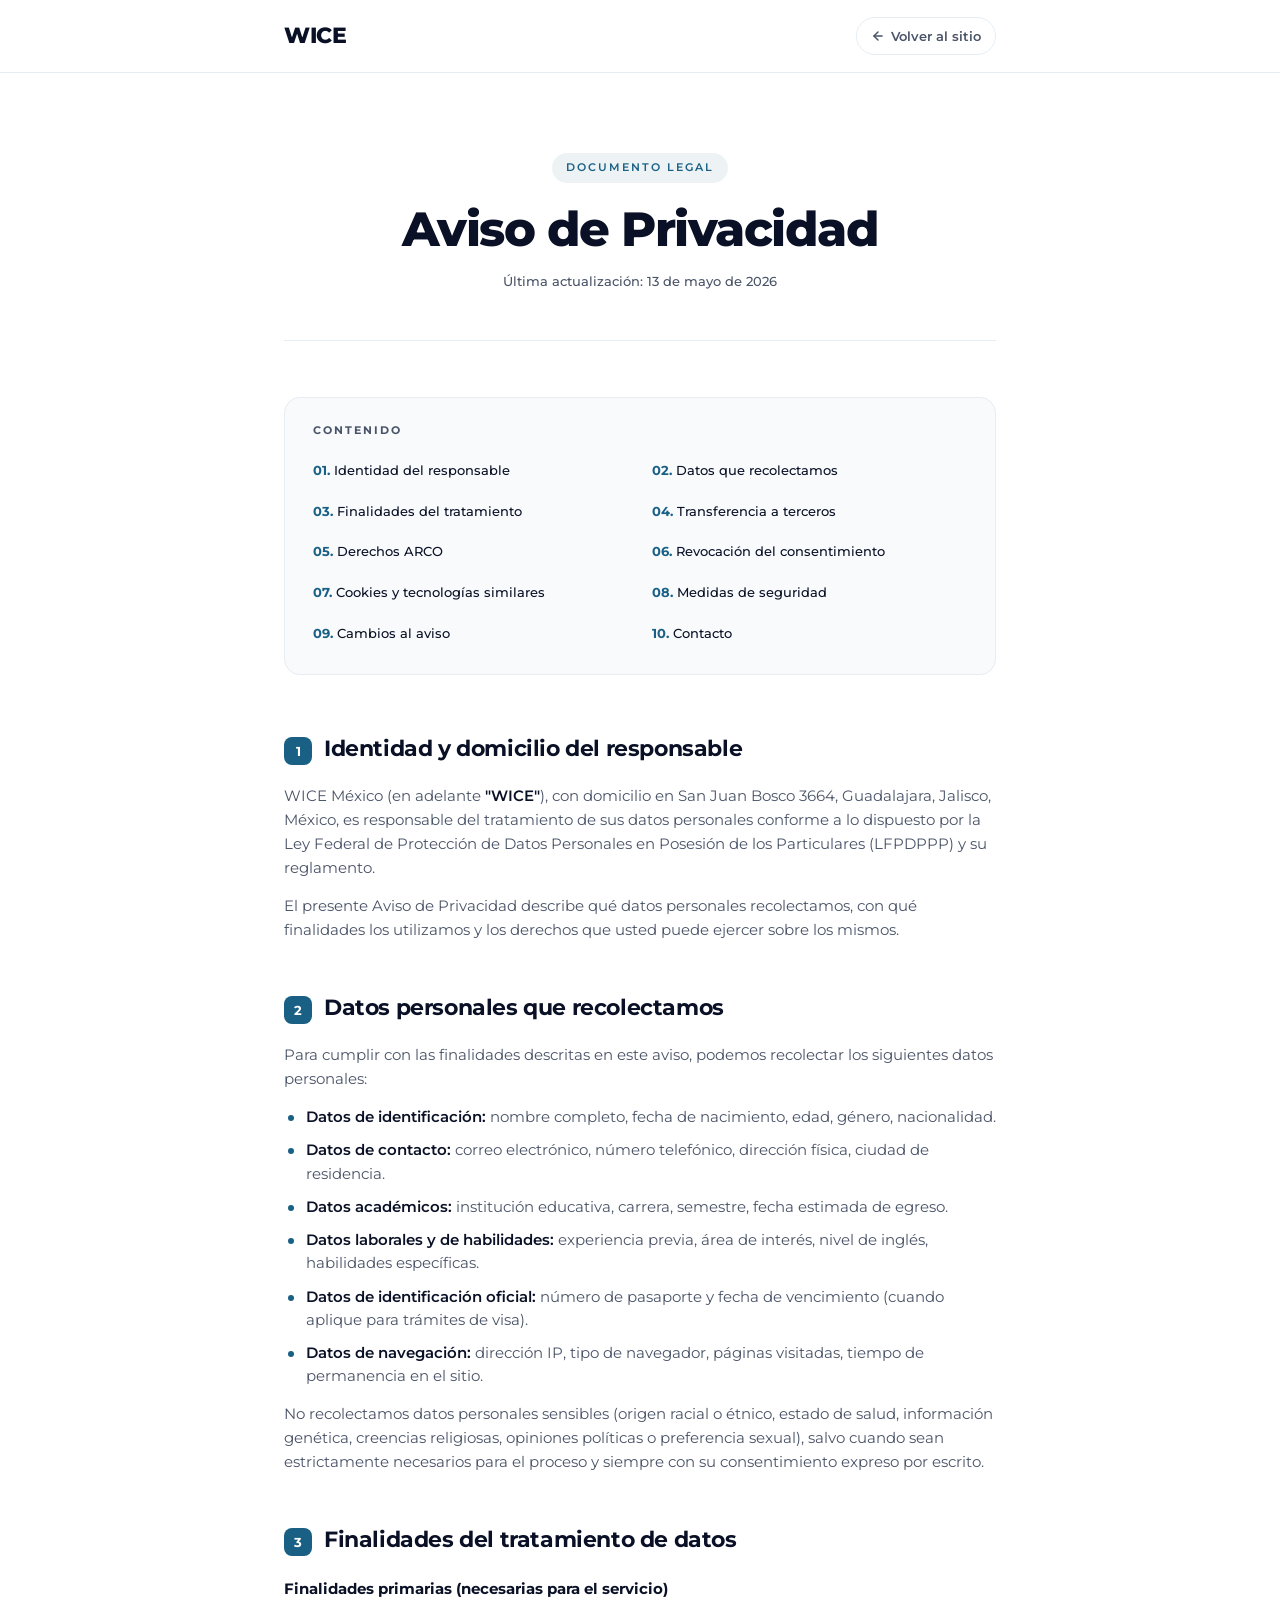
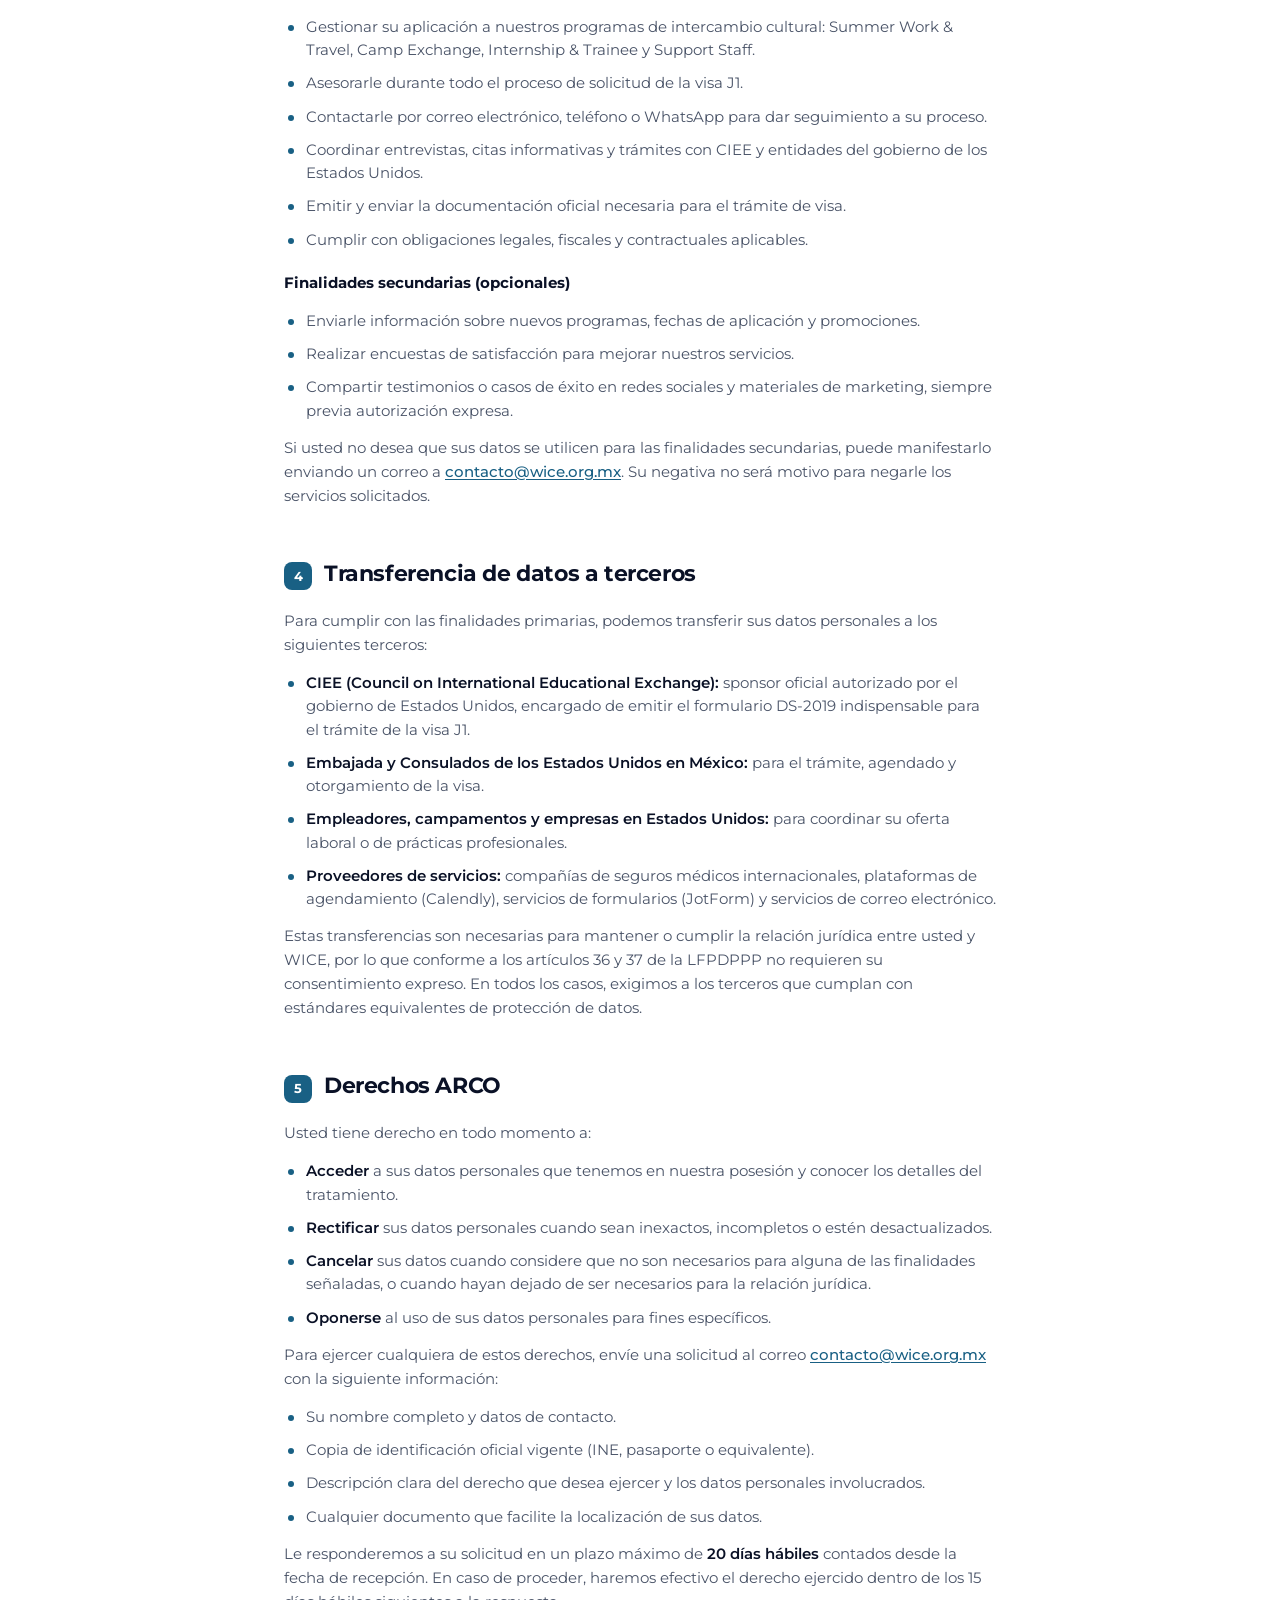
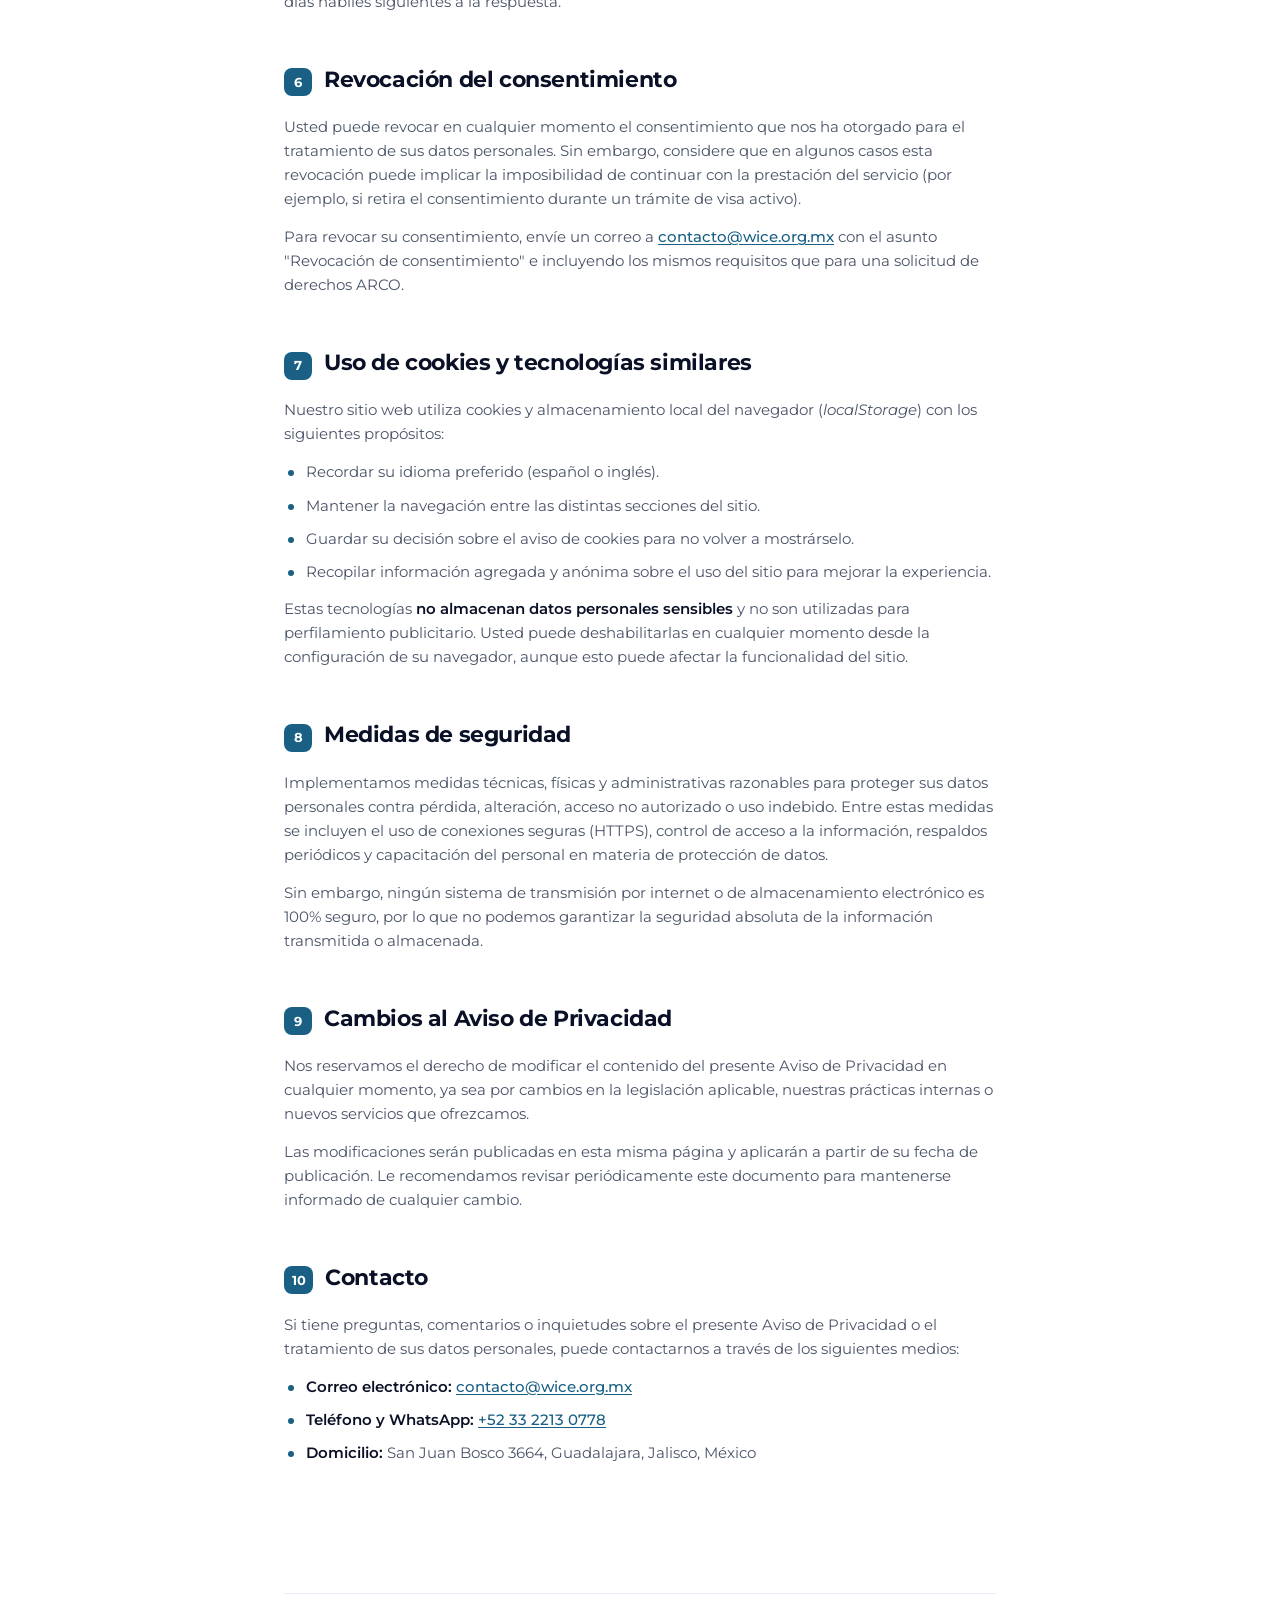
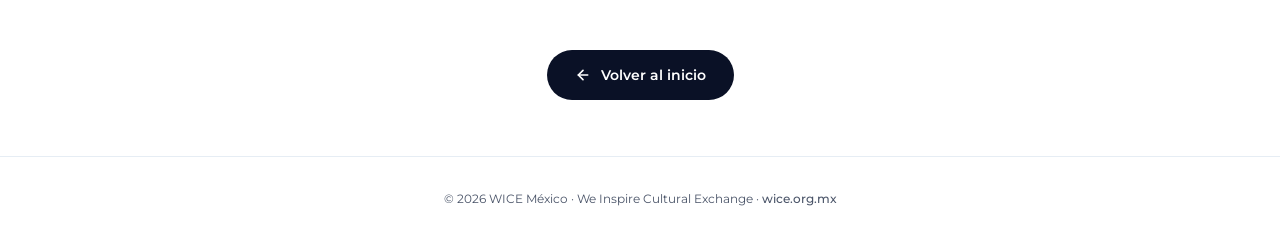
<file: privacidad/index.html>
<!DOCTYPE html>
<html lang="es">
<head>
  <meta charset="UTF-8">
  <meta name="viewport" content="width=device-width, initial-scale=1.0">
  <meta name="robots" content="index, follow">
  <title>Aviso de Privacidad · WICE México</title>
  <meta name="description" content="Aviso de Privacidad de WICE México. Información sobre el tratamiento de datos personales, derechos ARCO y uso de cookies conforme a la LFPDPPP.">
  <link rel="canonical" href="https://wice.org.mx/privacidad/">

  <link rel="icon" type="image/png" href="../favicon-96x96.png" sizes="96x96">
  <link rel="icon" type="image/svg+xml" href="../favicon.svg">
  <link rel="shortcut icon" href="../favicon.ico">

  <link rel="preconnect" href="https://fonts.googleapis.com">
  <link rel="preconnect" href="https://fonts.gstatic.com" crossorigin>
  <link rel="stylesheet" href="https://fonts.googleapis.com/css2?family=Montserrat:wght@400;500;600;700;800&display=swap">

  <style>
    * { margin: 0; padding: 0; box-sizing: border-box; }

    :root {
      --yellow: #FFD731;
      --green:  #639917;
      --blue:   #196084;
      --orange: #FF6100;
      --ink:    #0a1126;
      --ink-soft: #4a5468;
      --line:   #e6edf4;
      --bg-soft: #f8fafc;
    }

    html { scroll-behavior: smooth; }
    body {
      font-family: 'Montserrat', system-ui, -apple-system, sans-serif;
      background: #ffffff;
      color: var(--ink);
      line-height: 1.6;
      -webkit-font-smoothing: antialiased;
    }

    .container {
      max-width: 760px;
      margin: 0 auto;
      padding: 0 24px;
    }

    /* ============================================================
       HEADER
       ============================================================ */
    .site-header {
      position: sticky;
      top: 0;
      background: rgba(255, 255, 255, 0.92);
      backdrop-filter: blur(12px);
      -webkit-backdrop-filter: blur(12px);
      border-bottom: 1px solid var(--line);
      z-index: 100;
    }
    .header-inner {
      display: flex;
      align-items: center;
      justify-content: space-between;
      height: 72px;
    }
    .logo-link {
      font-size: 22px;
      font-weight: 800;
      letter-spacing: -0.5px;
      color: var(--ink);
      text-decoration: none;
    }
    .back-link {
      display: inline-flex;
      align-items: center;
      gap: 6px;
      font-size: 13px;
      font-weight: 600;
      color: var(--ink-soft);
      text-decoration: none;
      padding: 8px 14px;
      border-radius: 100px;
      border: 1px solid var(--line);
      transition: all 0.2s ease;
    }
    .back-link:hover {
      color: var(--ink);
      border-color: var(--ink);
    }

    /* ============================================================
       HERO
       ============================================================ */
    .hero {
      padding: 80px 0 48px;
      text-align: center;
      border-bottom: 1px solid var(--line);
      margin-bottom: 56px;
    }
    .eyebrow {
      display: inline-block;
      padding: 6px 14px;
      background: rgba(25, 96, 132, 0.08);
      color: var(--blue);
      border-radius: 100px;
      font-size: 11px;
      font-weight: 600;
      letter-spacing: 2px;
      text-transform: uppercase;
      margin-bottom: 20px;
    }
    h1 {
      font-size: clamp(34px, 5vw, 48px);
      font-weight: 800;
      line-height: 1.1;
      letter-spacing: -1.5px;
      margin-bottom: 16px;
      color: var(--ink);
    }
    .updated {
      font-size: 13px;
      color: var(--ink-soft);
      font-weight: 500;
    }

    /* ============================================================
       CONTENT
       ============================================================ */
    article {
      padding-bottom: 80px;
    }
    section {
      margin-bottom: 48px;
      scroll-margin-top: 100px;
    }
    section h2 {
      font-size: 22px;
      font-weight: 700;
      letter-spacing: -0.4px;
      color: var(--ink);
      margin-bottom: 18px;
      display: flex;
      align-items: baseline;
      gap: 12px;
    }
    section h2 .num {
      display: inline-flex;
      align-items: center;
      justify-content: center;
      min-width: 28px;
      height: 28px;
      padding: 0 8px;
      background: var(--blue);
      color: white;
      border-radius: 8px;
      font-size: 13px;
      font-weight: 700;
      flex-shrink: 0;
    }
    section h3 {
      font-size: 15px;
      font-weight: 700;
      color: var(--ink);
      margin-top: 20px;
      margin-bottom: 10px;
    }
    section p {
      font-size: 15px;
      color: var(--ink-soft);
      margin-bottom: 14px;
    }
    section ul {
      list-style: none;
      padding: 0;
      margin: 14px 0;
    }
    section ul li {
      position: relative;
      padding-left: 22px;
      font-size: 15px;
      color: var(--ink-soft);
      margin-bottom: 10px;
      line-height: 1.55;
    }
    section ul li::before {
      content: '';
      position: absolute;
      left: 4px;
      top: 10px;
      width: 6px;
      height: 6px;
      border-radius: 50%;
      background: var(--blue);
    }
    section strong {
      color: var(--ink);
      font-weight: 600;
    }
    section a {
      color: var(--blue);
      text-decoration: underline;
      text-underline-offset: 2px;
      font-weight: 500;
    }
    section a:hover {
      color: var(--ink);
    }

    /* TOC (table of contents) */
    .toc {
      background: var(--bg-soft);
      border: 1px solid var(--line);
      border-radius: 16px;
      padding: 24px 28px;
      margin-bottom: 56px;
    }
    .toc h4 {
      font-size: 11px;
      font-weight: 700;
      letter-spacing: 2px;
      text-transform: uppercase;
      color: var(--ink-soft);
      margin-bottom: 14px;
    }
    .toc ol {
      list-style: none;
      counter-reset: toc;
      padding: 0;
      margin: 0;
      display: grid;
      grid-template-columns: 1fr 1fr;
      gap: 8px 24px;
    }
    .toc li {
      counter-increment: toc;
    }
    .toc a {
      display: block;
      padding: 6px 0;
      font-size: 13px;
      color: var(--ink);
      text-decoration: none;
      font-weight: 500;
      transition: color 0.15s ease;
    }
    .toc a::before {
      content: counter(toc, decimal-leading-zero) ".  ";
      color: var(--blue);
      font-weight: 700;
    }
    .toc a:hover { color: var(--blue); }

    /* ============================================================
       FOOTER CTA
       ============================================================ */
    .back-cta {
      text-align: center;
      padding: 56px 0;
      border-top: 1px solid var(--line);
    }
    .back-cta .btn {
      display: inline-flex;
      align-items: center;
      gap: 10px;
      padding: 14px 28px;
      background: var(--ink);
      color: white;
      border-radius: 100px;
      text-decoration: none;
      font-size: 14px;
      font-weight: 600;
      transition: transform 0.15s ease, box-shadow 0.15s ease;
    }
    .back-cta .btn:hover {
      transform: translateY(-2px);
      box-shadow: 0 12px 28px rgba(10, 17, 38, 0.25);
    }

    .site-footer {
      padding: 32px 0;
      border-top: 1px solid var(--line);
      text-align: center;
      font-size: 12px;
      color: var(--ink-soft);
    }
    .site-footer a {
      color: var(--ink-soft);
      text-decoration: none;
      font-weight: 500;
    }
    .site-footer a:hover { color: var(--ink); }

    /* ============================================================
       MOBILE
       ============================================================ */
    @media (max-width: 600px) {
      .container { padding: 0 20px; }
      .hero { padding: 56px 0 40px; margin-bottom: 40px; }
      section { margin-bottom: 40px; }
      section h2 { font-size: 19px; }
      section p, section ul li { font-size: 14px; }
      .toc ol { grid-template-columns: 1fr; }
      .back-link span { display: none; }
    }
  </style>
</head>
<body>

  <!-- HEADER -->
  <header class="site-header">
    <div class="container header-inner">
      <a href="../" class="logo-link" aria-label="WICE México">WICE</a>
      <a href="../" class="back-link">
        <svg width="14" height="14" viewBox="0 0 24 24" fill="none" stroke="currentColor" stroke-width="2.5" stroke-linecap="round" stroke-linejoin="round" aria-hidden="true">
          <line x1="19" y1="12" x2="5" y2="12"/>
          <polyline points="12 19 5 12 12 5"/>
        </svg>
        <span>Volver al sitio</span>
      </a>
    </div>
  </header>

  <main>
    <div class="container">

      <!-- HERO -->
      <div class="hero">
        <span class="eyebrow">Documento Legal</span>
        <h1>Aviso de Privacidad</h1>
        <p class="updated">Última actualización: 13 de mayo de 2026</p>
      </div>

      <!-- TABLE OF CONTENTS -->
      <nav class="toc" aria-label="Índice del documento">
        <h4>Contenido</h4>
        <ol>
          <li><a href="#s1">Identidad del responsable</a></li>
          <li><a href="#s2">Datos que recolectamos</a></li>
          <li><a href="#s3">Finalidades del tratamiento</a></li>
          <li><a href="#s4">Transferencia a terceros</a></li>
          <li><a href="#s5">Derechos ARCO</a></li>
          <li><a href="#s6">Revocación del consentimiento</a></li>
          <li><a href="#s7">Cookies y tecnologías similares</a></li>
          <li><a href="#s8">Medidas de seguridad</a></li>
          <li><a href="#s9">Cambios al aviso</a></li>
          <li><a href="#s10">Contacto</a></li>
        </ol>
      </nav>

      <!-- CONTENT -->
      <article>

        <section id="s1">
          <h2><span class="num">1</span>Identidad y domicilio del responsable</h2>
          <p>WICE México (en adelante <strong>"WICE"</strong>), con domicilio en San Juan Bosco 3664, Guadalajara, Jalisco, México, es responsable del tratamiento de sus datos personales conforme a lo dispuesto por la Ley Federal de Protección de Datos Personales en Posesión de los Particulares (LFPDPPP) y su reglamento.</p>
          <p>El presente Aviso de Privacidad describe qué datos personales recolectamos, con qué finalidades los utilizamos y los derechos que usted puede ejercer sobre los mismos.</p>
        </section>

        <section id="s2">
          <h2><span class="num">2</span>Datos personales que recolectamos</h2>
          <p>Para cumplir con las finalidades descritas en este aviso, podemos recolectar los siguientes datos personales:</p>
          <ul>
            <li><strong>Datos de identificación:</strong> nombre completo, fecha de nacimiento, edad, género, nacionalidad.</li>
            <li><strong>Datos de contacto:</strong> correo electrónico, número telefónico, dirección física, ciudad de residencia.</li>
            <li><strong>Datos académicos:</strong> institución educativa, carrera, semestre, fecha estimada de egreso.</li>
            <li><strong>Datos laborales y de habilidades:</strong> experiencia previa, área de interés, nivel de inglés, habilidades específicas.</li>
            <li><strong>Datos de identificación oficial:</strong> número de pasaporte y fecha de vencimiento (cuando aplique para trámites de visa).</li>
            <li><strong>Datos de navegación:</strong> dirección IP, tipo de navegador, páginas visitadas, tiempo de permanencia en el sitio.</li>
          </ul>
          <p>No recolectamos datos personales sensibles (origen racial o étnico, estado de salud, información genética, creencias religiosas, opiniones políticas o preferencia sexual), salvo cuando sean estrictamente necesarios para el proceso y siempre con su consentimiento expreso por escrito.</p>
        </section>

        <section id="s3">
          <h2><span class="num">3</span>Finalidades del tratamiento de datos</h2>

          <h3>Finalidades primarias (necesarias para el servicio)</h3>
          <ul>
            <li>Gestionar su aplicación a nuestros programas de intercambio cultural: Summer Work &amp; Travel, Camp Exchange, Internship &amp; Trainee y Support Staff.</li>
            <li>Asesorarle durante todo el proceso de solicitud de la visa J1.</li>
            <li>Contactarle por correo electrónico, teléfono o WhatsApp para dar seguimiento a su proceso.</li>
            <li>Coordinar entrevistas, citas informativas y trámites con CIEE y entidades del gobierno de los Estados Unidos.</li>
            <li>Emitir y enviar la documentación oficial necesaria para el trámite de visa.</li>
            <li>Cumplir con obligaciones legales, fiscales y contractuales aplicables.</li>
          </ul>

          <h3>Finalidades secundarias (opcionales)</h3>
          <ul>
            <li>Enviarle información sobre nuevos programas, fechas de aplicación y promociones.</li>
            <li>Realizar encuestas de satisfacción para mejorar nuestros servicios.</li>
            <li>Compartir testimonios o casos de éxito en redes sociales y materiales de marketing, siempre previa autorización expresa.</li>
          </ul>
          <p>Si usted no desea que sus datos se utilicen para las finalidades secundarias, puede manifestarlo enviando un correo a <a href="mailto:contacto@wice.org.mx">contacto@wice.org.mx</a>. Su negativa no será motivo para negarle los servicios solicitados.</p>
        </section>

        <section id="s4">
          <h2><span class="num">4</span>Transferencia de datos a terceros</h2>
          <p>Para cumplir con las finalidades primarias, podemos transferir sus datos personales a los siguientes terceros:</p>
          <ul>
            <li><strong>CIEE (Council on International Educational Exchange):</strong> sponsor oficial autorizado por el gobierno de Estados Unidos, encargado de emitir el formulario DS-2019 indispensable para el trámite de la visa J1.</li>
            <li><strong>Embajada y Consulados de los Estados Unidos en México:</strong> para el trámite, agendado y otorgamiento de la visa.</li>
            <li><strong>Empleadores, campamentos y empresas en Estados Unidos:</strong> para coordinar su oferta laboral o de prácticas profesionales.</li>
            <li><strong>Proveedores de servicios:</strong> compañías de seguros médicos internacionales, plataformas de agendamiento (Calendly), servicios de formularios (JotForm) y servicios de correo electrónico.</li>
          </ul>
          <p>Estas transferencias son necesarias para mantener o cumplir la relación jurídica entre usted y WICE, por lo que conforme a los artículos 36 y 37 de la LFPDPPP no requieren su consentimiento expreso. En todos los casos, exigimos a los terceros que cumplan con estándares equivalentes de protección de datos.</p>
        </section>

        <section id="s5">
          <h2><span class="num">5</span>Derechos ARCO</h2>
          <p>Usted tiene derecho en todo momento a:</p>
          <ul>
            <li><strong>Acceder</strong> a sus datos personales que tenemos en nuestra posesión y conocer los detalles del tratamiento.</li>
            <li><strong>Rectificar</strong> sus datos personales cuando sean inexactos, incompletos o estén desactualizados.</li>
            <li><strong>Cancelar</strong> sus datos cuando considere que no son necesarios para alguna de las finalidades señaladas, o cuando hayan dejado de ser necesarios para la relación jurídica.</li>
            <li><strong>Oponerse</strong> al uso de sus datos personales para fines específicos.</li>
          </ul>
          <p>Para ejercer cualquiera de estos derechos, envíe una solicitud al correo <a href="mailto:contacto@wice.org.mx">contacto@wice.org.mx</a> con la siguiente información:</p>
          <ul>
            <li>Su nombre completo y datos de contacto.</li>
            <li>Copia de identificación oficial vigente (INE, pasaporte o equivalente).</li>
            <li>Descripción clara del derecho que desea ejercer y los datos personales involucrados.</li>
            <li>Cualquier documento que facilite la localización de sus datos.</li>
          </ul>
          <p>Le responderemos a su solicitud en un plazo máximo de <strong>20 días hábiles</strong> contados desde la fecha de recepción. En caso de proceder, haremos efectivo el derecho ejercido dentro de los 15 días hábiles siguientes a la respuesta.</p>
        </section>

        <section id="s6">
          <h2><span class="num">6</span>Revocación del consentimiento</h2>
          <p>Usted puede revocar en cualquier momento el consentimiento que nos ha otorgado para el tratamiento de sus datos personales. Sin embargo, considere que en algunos casos esta revocación puede implicar la imposibilidad de continuar con la prestación del servicio (por ejemplo, si retira el consentimiento durante un trámite de visa activo).</p>
          <p>Para revocar su consentimiento, envíe un correo a <a href="mailto:contacto@wice.org.mx">contacto@wice.org.mx</a> con el asunto "Revocación de consentimiento" e incluyendo los mismos requisitos que para una solicitud de derechos ARCO.</p>
        </section>

        <section id="s7">
          <h2><span class="num">7</span>Uso de cookies y tecnologías similares</h2>
          <p>Nuestro sitio web utiliza cookies y almacenamiento local del navegador (<em>localStorage</em>) con los siguientes propósitos:</p>
          <ul>
            <li>Recordar su idioma preferido (español o inglés).</li>
            <li>Mantener la navegación entre las distintas secciones del sitio.</li>
            <li>Guardar su decisión sobre el aviso de cookies para no volver a mostrárselo.</li>
            <li>Recopilar información agregada y anónima sobre el uso del sitio para mejorar la experiencia.</li>
          </ul>
          <p>Estas tecnologías <strong>no almacenan datos personales sensibles</strong> y no son utilizadas para perfilamiento publicitario. Usted puede deshabilitarlas en cualquier momento desde la configuración de su navegador, aunque esto puede afectar la funcionalidad del sitio.</p>
        </section>

        <section id="s8">
          <h2><span class="num">8</span>Medidas de seguridad</h2>
          <p>Implementamos medidas técnicas, físicas y administrativas razonables para proteger sus datos personales contra pérdida, alteración, acceso no autorizado o uso indebido. Entre estas medidas se incluyen el uso de conexiones seguras (HTTPS), control de acceso a la información, respaldos periódicos y capacitación del personal en materia de protección de datos.</p>
          <p>Sin embargo, ningún sistema de transmisión por internet o de almacenamiento electrónico es 100% seguro, por lo que no podemos garantizar la seguridad absoluta de la información transmitida o almacenada.</p>
        </section>

        <section id="s9">
          <h2><span class="num">9</span>Cambios al Aviso de Privacidad</h2>
          <p>Nos reservamos el derecho de modificar el contenido del presente Aviso de Privacidad en cualquier momento, ya sea por cambios en la legislación aplicable, nuestras prácticas internas o nuevos servicios que ofrezcamos.</p>
          <p>Las modificaciones serán publicadas en esta misma página y aplicarán a partir de su fecha de publicación. Le recomendamos revisar periódicamente este documento para mantenerse informado de cualquier cambio.</p>
        </section>

        <section id="s10">
          <h2><span class="num">10</span>Contacto</h2>
          <p>Si tiene preguntas, comentarios o inquietudes sobre el presente Aviso de Privacidad o el tratamiento de sus datos personales, puede contactarnos a través de los siguientes medios:</p>
          <ul>
            <li><strong>Correo electrónico:</strong> <a href="mailto:contacto@wice.org.mx">contacto@wice.org.mx</a></li>
            <li><strong>Teléfono y WhatsApp:</strong> <a href="https://wa.me/523322130778">+52 33 2213 0778</a></li>
            <li><strong>Domicilio:</strong> San Juan Bosco 3664, Guadalajara, Jalisco, México</li>
          </ul>
        </section>

      </article>

      <!-- BACK CTA -->
      <div class="back-cta">
        <a href="../" class="btn">
          <svg width="16" height="16" viewBox="0 0 24 24" fill="none" stroke="currentColor" stroke-width="2.5" stroke-linecap="round" stroke-linejoin="round" aria-hidden="true">
            <line x1="19" y1="12" x2="5" y2="12"/>
            <polyline points="12 19 5 12 12 5"/>
          </svg>
          Volver al inicio
        </a>
      </div>

    </div>
  </main>

  <footer class="site-footer">
    <div class="container">
      © 2026 WICE México · We Inspire Cultural Exchange · <a href="../">wice.org.mx</a>
    </div>
  </footer>

</body>
</html>
</file>
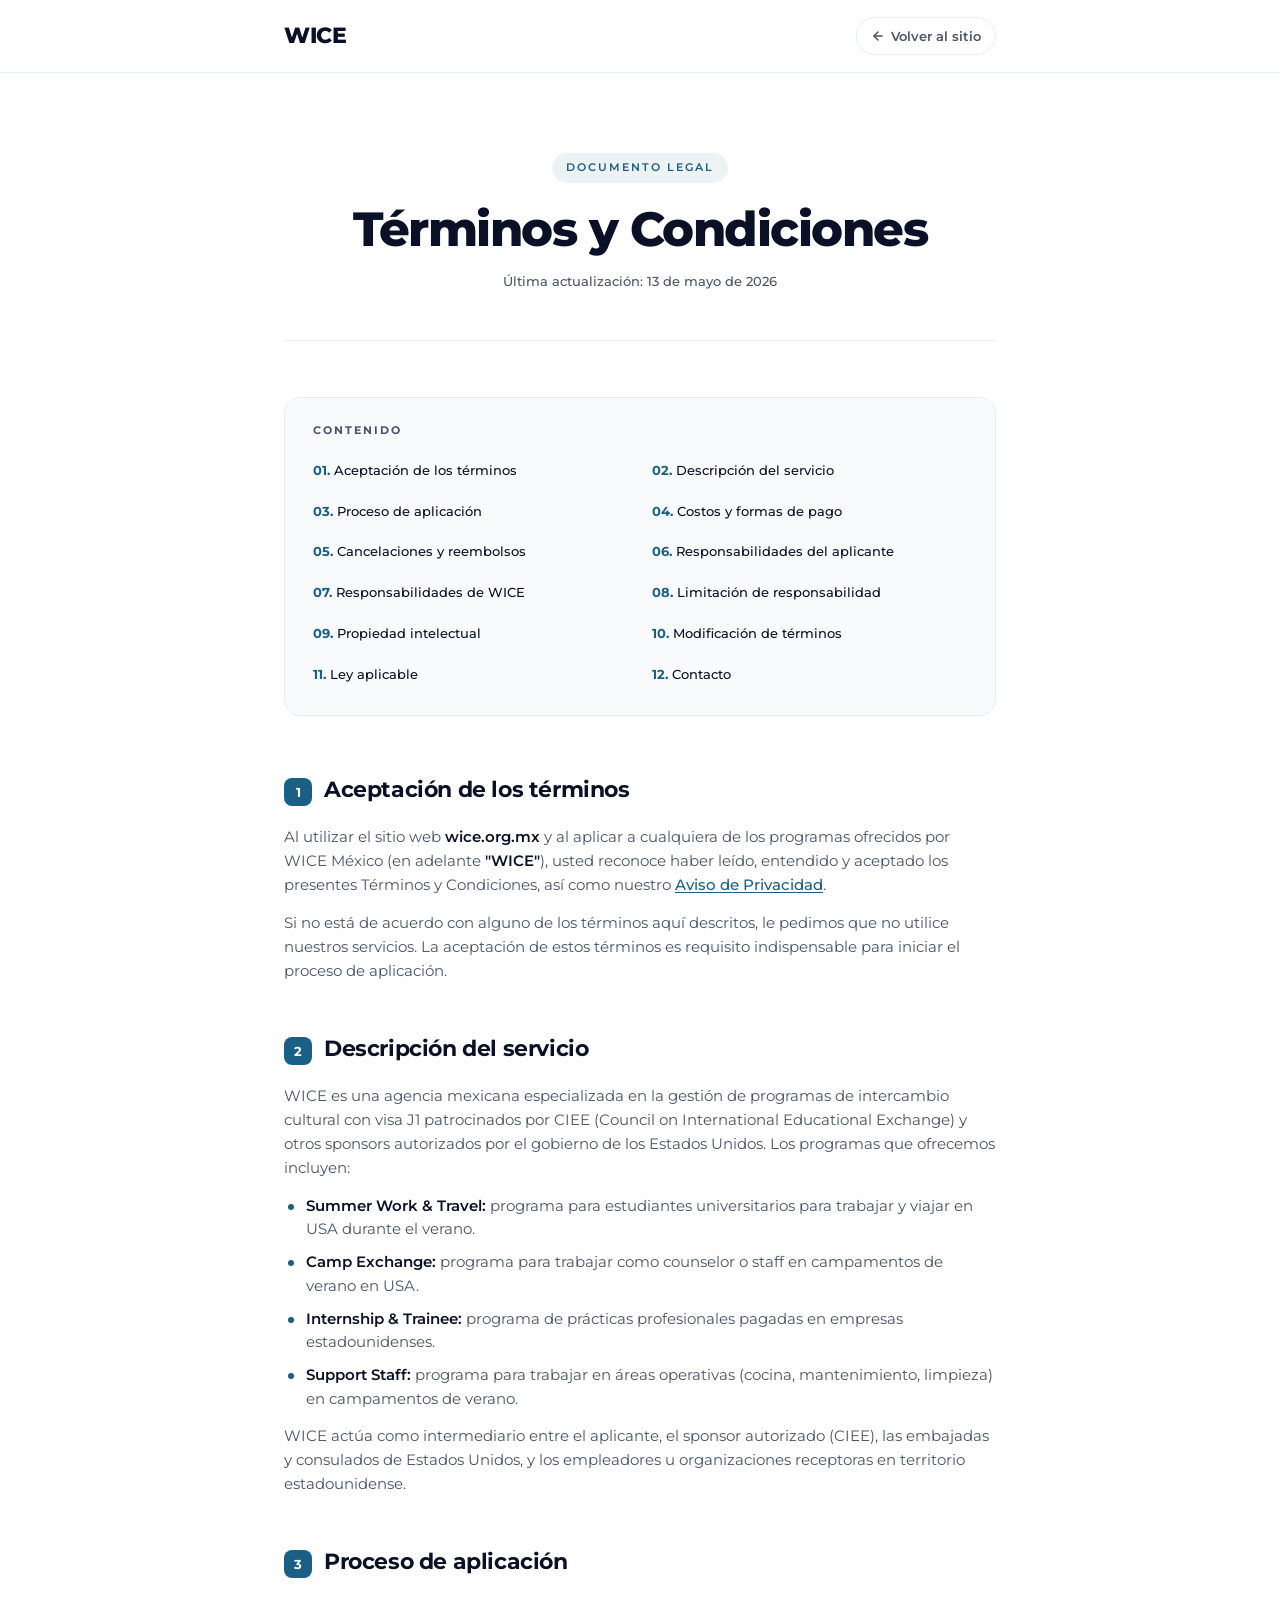
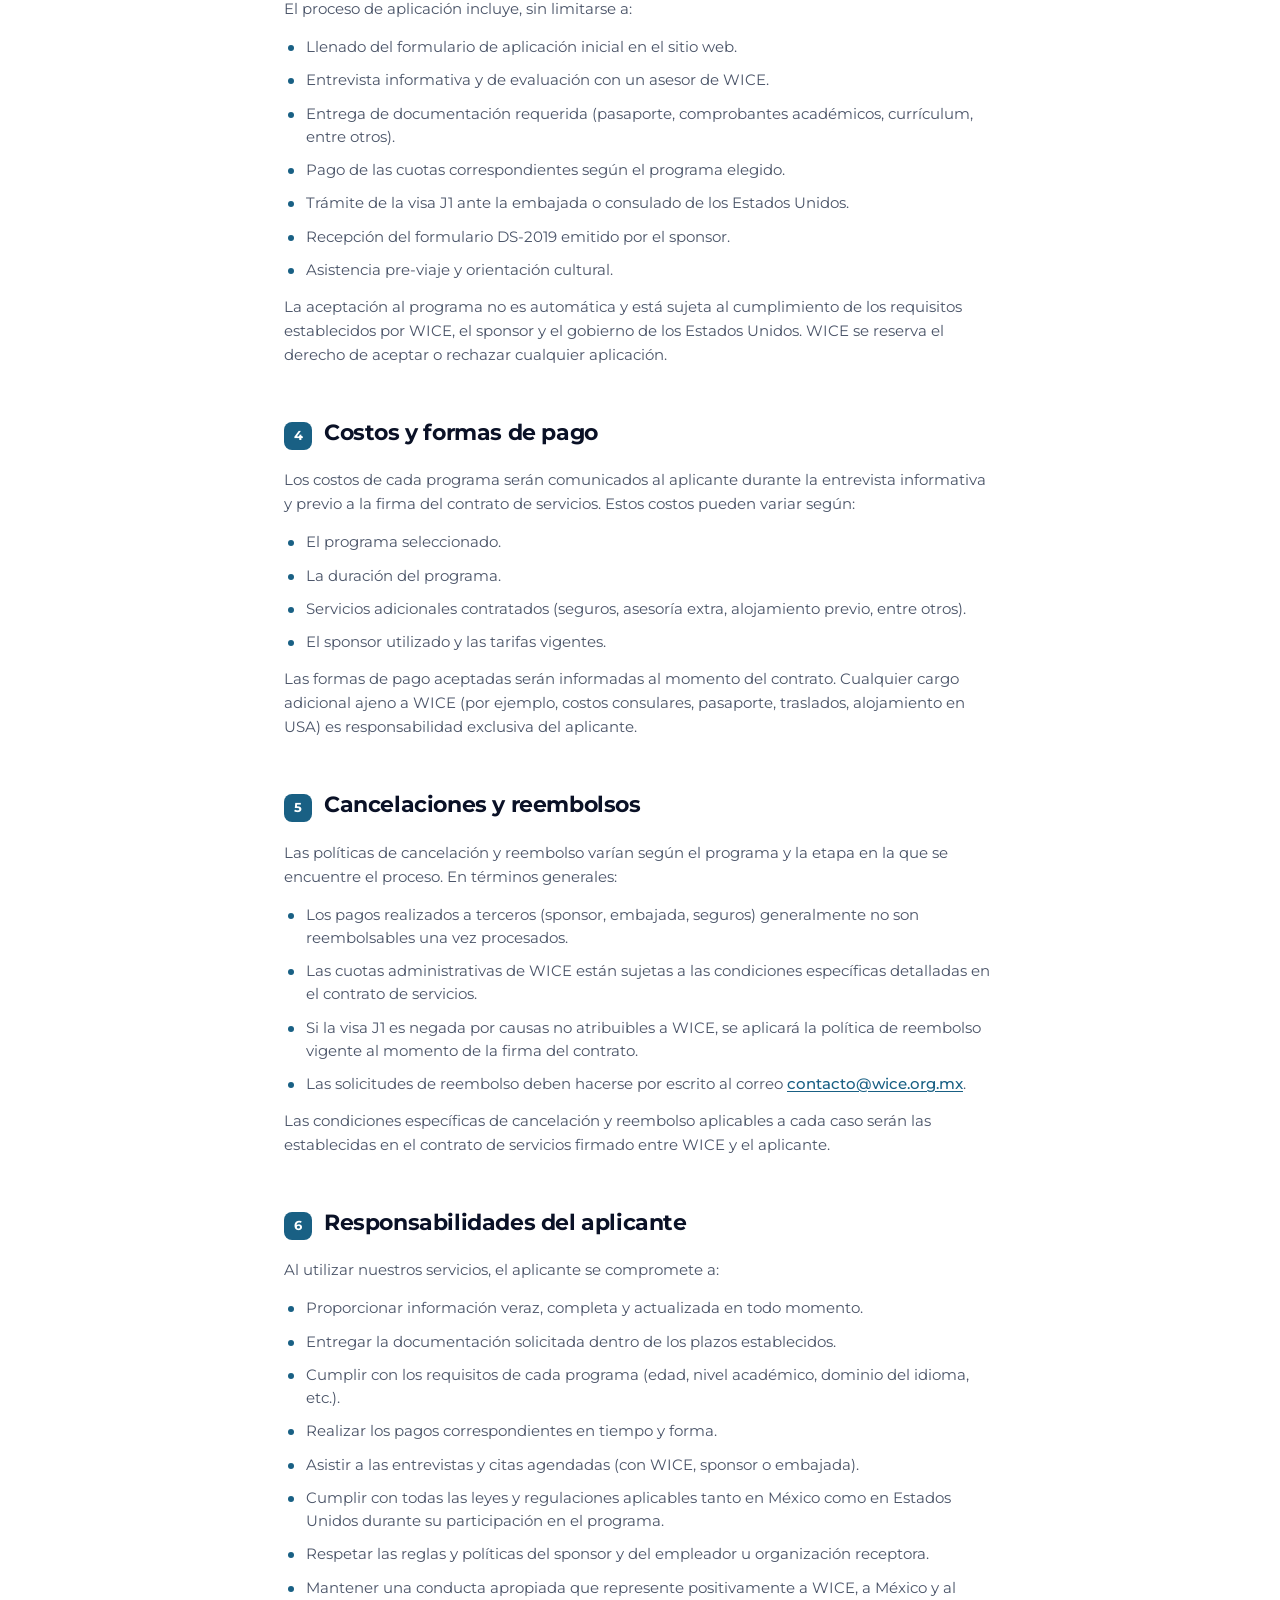
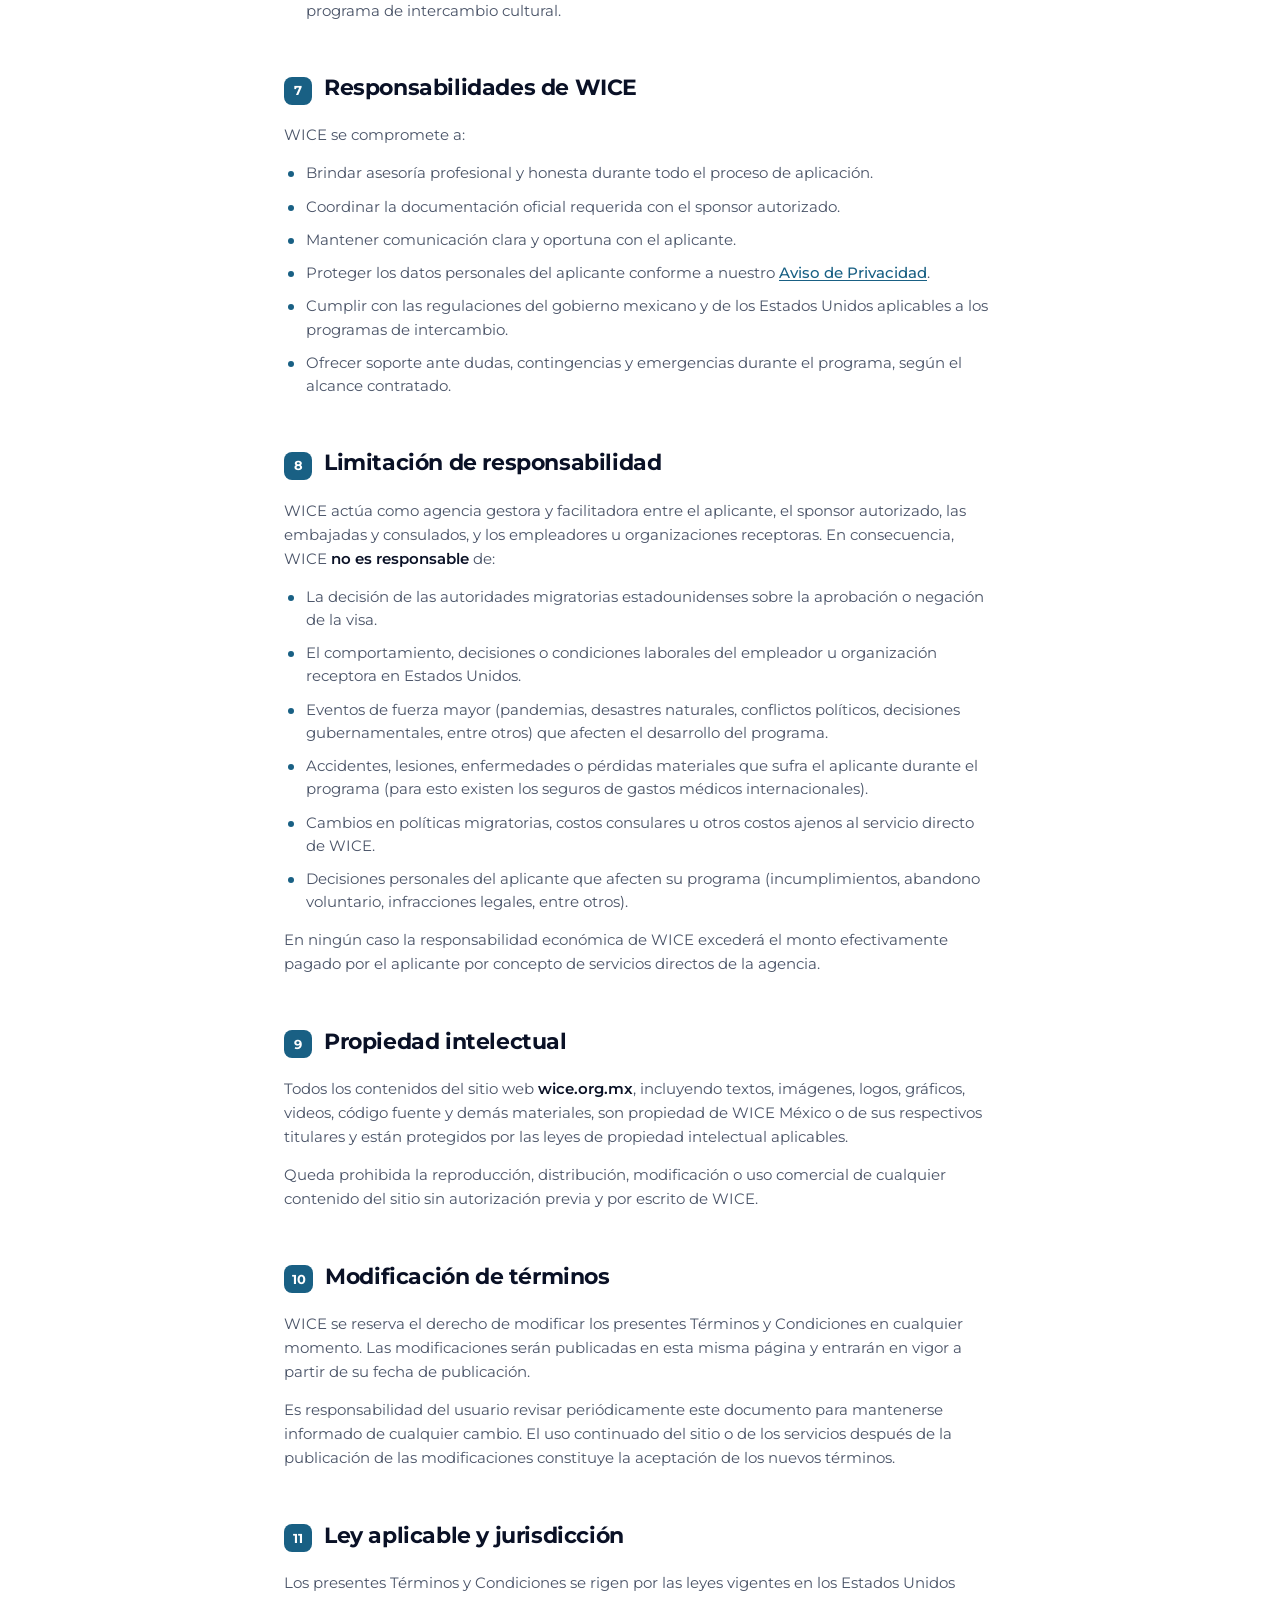
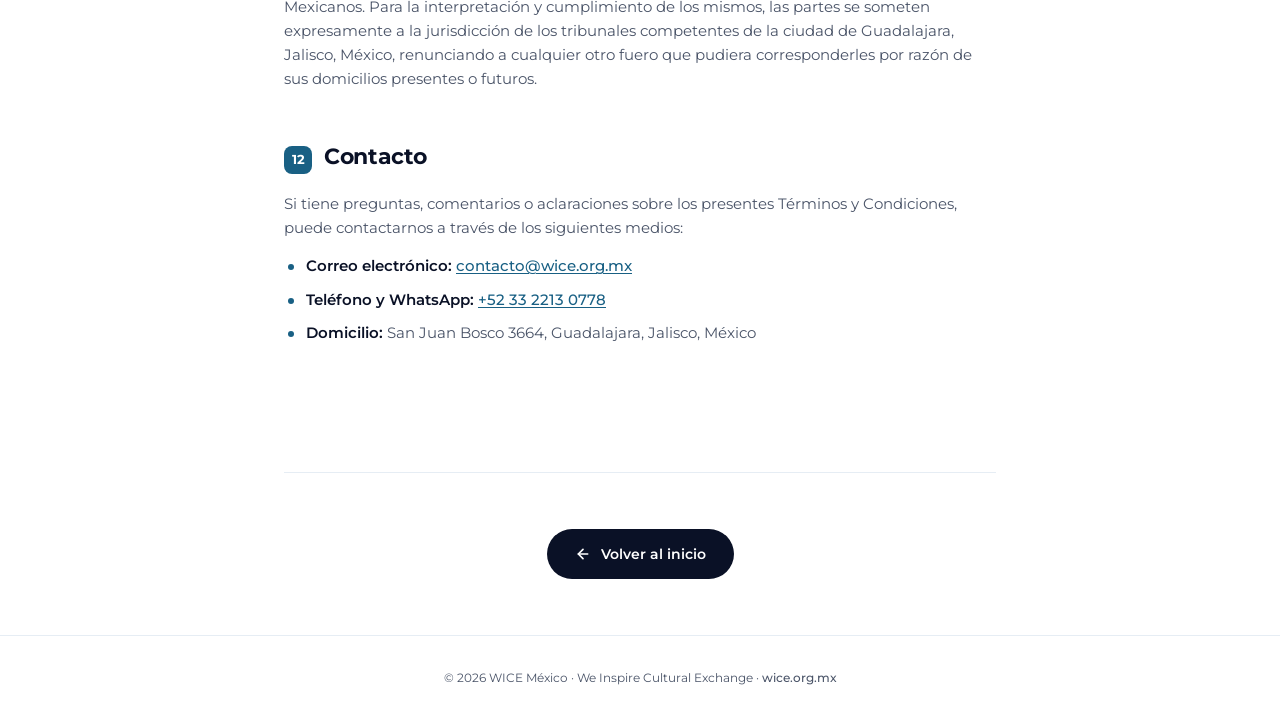
<file: terminos/index.html>
<!DOCTYPE html>
<html lang="es">
<head>
  <meta charset="UTF-8">
  <meta name="viewport" content="width=device-width, initial-scale=1.0">
  <meta name="robots" content="index, follow">
  <title>Términos y Condiciones · WICE México</title>
  <meta name="description" content="Términos y Condiciones del servicio de WICE México. Programas de intercambio cultural con visa J1.">
  <link rel="canonical" href="https://wice.org.mx/terminos/">

  <link rel="icon" type="image/png" href="../favicon-96x96.png" sizes="96x96">
  <link rel="icon" type="image/svg+xml" href="../favicon.svg">
  <link rel="shortcut icon" href="../favicon.ico">

  <link rel="preconnect" href="https://fonts.googleapis.com">
  <link rel="preconnect" href="https://fonts.gstatic.com" crossorigin>
  <link rel="stylesheet" href="https://fonts.googleapis.com/css2?family=Montserrat:wght@400;500;600;700;800&display=swap">

  <style>
    * { margin: 0; padding: 0; box-sizing: border-box; }

    :root {
      --yellow: #FFD731;
      --green:  #639917;
      --blue:   #196084;
      --orange: #FF6100;
      --ink:    #0a1126;
      --ink-soft: #4a5468;
      --line:   #e6edf4;
      --bg-soft: #f8fafc;
    }

    html { scroll-behavior: smooth; }
    body {
      font-family: 'Montserrat', system-ui, -apple-system, sans-serif;
      background: #ffffff;
      color: var(--ink);
      line-height: 1.6;
      -webkit-font-smoothing: antialiased;
    }

    .container {
      max-width: 760px;
      margin: 0 auto;
      padding: 0 24px;
    }

    .site-header {
      position: sticky;
      top: 0;
      background: rgba(255, 255, 255, 0.92);
      backdrop-filter: blur(12px);
      -webkit-backdrop-filter: blur(12px);
      border-bottom: 1px solid var(--line);
      z-index: 100;
    }
    .header-inner {
      display: flex;
      align-items: center;
      justify-content: space-between;
      height: 72px;
    }
    .logo-link {
      font-size: 22px;
      font-weight: 800;
      letter-spacing: -0.5px;
      color: var(--ink);
      text-decoration: none;
    }
    .back-link {
      display: inline-flex;
      align-items: center;
      gap: 6px;
      font-size: 13px;
      font-weight: 600;
      color: var(--ink-soft);
      text-decoration: none;
      padding: 8px 14px;
      border-radius: 100px;
      border: 1px solid var(--line);
      transition: all 0.2s ease;
    }
    .back-link:hover {
      color: var(--ink);
      border-color: var(--ink);
    }

    .hero {
      padding: 80px 0 48px;
      text-align: center;
      border-bottom: 1px solid var(--line);
      margin-bottom: 56px;
    }
    .eyebrow {
      display: inline-block;
      padding: 6px 14px;
      background: rgba(25, 96, 132, 0.08);
      color: var(--blue);
      border-radius: 100px;
      font-size: 11px;
      font-weight: 600;
      letter-spacing: 2px;
      text-transform: uppercase;
      margin-bottom: 20px;
    }
    h1 {
      font-size: clamp(34px, 5vw, 48px);
      font-weight: 800;
      line-height: 1.1;
      letter-spacing: -1.5px;
      margin-bottom: 16px;
      color: var(--ink);
    }
    .updated {
      font-size: 13px;
      color: var(--ink-soft);
      font-weight: 500;
    }

    article {
      padding-bottom: 80px;
    }
    section {
      margin-bottom: 48px;
      scroll-margin-top: 100px;
    }
    section h2 {
      font-size: 22px;
      font-weight: 700;
      letter-spacing: -0.4px;
      color: var(--ink);
      margin-bottom: 18px;
      display: flex;
      align-items: baseline;
      gap: 12px;
    }
    section h2 .num {
      display: inline-flex;
      align-items: center;
      justify-content: center;
      min-width: 28px;
      height: 28px;
      padding: 0 8px;
      background: var(--blue);
      color: white;
      border-radius: 8px;
      font-size: 13px;
      font-weight: 700;
      flex-shrink: 0;
    }
    section h3 {
      font-size: 15px;
      font-weight: 700;
      color: var(--ink);
      margin-top: 20px;
      margin-bottom: 10px;
    }
    section p {
      font-size: 15px;
      color: var(--ink-soft);
      margin-bottom: 14px;
    }
    section ul {
      list-style: none;
      padding: 0;
      margin: 14px 0;
    }
    section ul li {
      position: relative;
      padding-left: 22px;
      font-size: 15px;
      color: var(--ink-soft);
      margin-bottom: 10px;
      line-height: 1.55;
    }
    section ul li::before {
      content: '';
      position: absolute;
      left: 4px;
      top: 10px;
      width: 6px;
      height: 6px;
      border-radius: 50%;
      background: var(--blue);
    }
    section strong {
      color: var(--ink);
      font-weight: 600;
    }
    section a {
      color: var(--blue);
      text-decoration: underline;
      text-underline-offset: 2px;
      font-weight: 500;
    }
    section a:hover { color: var(--ink); }

    .toc {
      background: var(--bg-soft);
      border: 1px solid var(--line);
      border-radius: 16px;
      padding: 24px 28px;
      margin-bottom: 56px;
    }
    .toc h4 {
      font-size: 11px;
      font-weight: 700;
      letter-spacing: 2px;
      text-transform: uppercase;
      color: var(--ink-soft);
      margin-bottom: 14px;
    }
    .toc ol {
      list-style: none;
      counter-reset: toc;
      padding: 0;
      margin: 0;
      display: grid;
      grid-template-columns: 1fr 1fr;
      gap: 8px 24px;
    }
    .toc li { counter-increment: toc; }
    .toc a {
      display: block;
      padding: 6px 0;
      font-size: 13px;
      color: var(--ink);
      text-decoration: none;
      font-weight: 500;
      transition: color 0.15s ease;
    }
    .toc a::before {
      content: counter(toc, decimal-leading-zero) ".  ";
      color: var(--blue);
      font-weight: 700;
    }
    .toc a:hover { color: var(--blue); }

    .back-cta {
      text-align: center;
      padding: 56px 0;
      border-top: 1px solid var(--line);
    }
    .back-cta .btn {
      display: inline-flex;
      align-items: center;
      gap: 10px;
      padding: 14px 28px;
      background: var(--ink);
      color: white;
      border-radius: 100px;
      text-decoration: none;
      font-size: 14px;
      font-weight: 600;
      transition: transform 0.15s ease, box-shadow 0.15s ease;
    }
    .back-cta .btn:hover {
      transform: translateY(-2px);
      box-shadow: 0 12px 28px rgba(10, 17, 38, 0.25);
    }

    .site-footer {
      padding: 32px 0;
      border-top: 1px solid var(--line);
      text-align: center;
      font-size: 12px;
      color: var(--ink-soft);
    }
    .site-footer a {
      color: var(--ink-soft);
      text-decoration: none;
      font-weight: 500;
    }
    .site-footer a:hover { color: var(--ink); }

    @media (max-width: 600px) {
      .container { padding: 0 20px; }
      .hero { padding: 56px 0 40px; margin-bottom: 40px; }
      section { margin-bottom: 40px; }
      section h2 { font-size: 19px; }
      section p, section ul li { font-size: 14px; }
      .toc ol { grid-template-columns: 1fr; }
      .back-link span { display: none; }
    }
  </style>
</head>
<body>

  <header class="site-header">
    <div class="container header-inner">
      <a href="../" class="logo-link" aria-label="WICE México">WICE</a>
      <a href="../" class="back-link">
        <svg width="14" height="14" viewBox="0 0 24 24" fill="none" stroke="currentColor" stroke-width="2.5" stroke-linecap="round" stroke-linejoin="round" aria-hidden="true">
          <line x1="19" y1="12" x2="5" y2="12"/>
          <polyline points="12 19 5 12 12 5"/>
        </svg>
        <span>Volver al sitio</span>
      </a>
    </div>
  </header>

  <main>
    <div class="container">

      <div class="hero">
        <span class="eyebrow">Documento Legal</span>
        <h1>Términos y Condiciones</h1>
        <p class="updated">Última actualización: 13 de mayo de 2026</p>
      </div>

      <nav class="toc" aria-label="Índice del documento">
        <h4>Contenido</h4>
        <ol>
          <li><a href="#s1">Aceptación de los términos</a></li>
          <li><a href="#s2">Descripción del servicio</a></li>
          <li><a href="#s3">Proceso de aplicación</a></li>
          <li><a href="#s4">Costos y formas de pago</a></li>
          <li><a href="#s5">Cancelaciones y reembolsos</a></li>
          <li><a href="#s6">Responsabilidades del aplicante</a></li>
          <li><a href="#s7">Responsabilidades de WICE</a></li>
          <li><a href="#s8">Limitación de responsabilidad</a></li>
          <li><a href="#s9">Propiedad intelectual</a></li>
          <li><a href="#s10">Modificación de términos</a></li>
          <li><a href="#s11">Ley aplicable</a></li>
          <li><a href="#s12">Contacto</a></li>
        </ol>
      </nav>

      <article>

        <section id="s1">
          <h2><span class="num">1</span>Aceptación de los términos</h2>
          <p>Al utilizar el sitio web <strong>wice.org.mx</strong> y al aplicar a cualquiera de los programas ofrecidos por WICE México (en adelante <strong>"WICE"</strong>), usted reconoce haber leído, entendido y aceptado los presentes Términos y Condiciones, así como nuestro <a href="../privacidad/">Aviso de Privacidad</a>.</p>
          <p>Si no está de acuerdo con alguno de los términos aquí descritos, le pedimos que no utilice nuestros servicios. La aceptación de estos términos es requisito indispensable para iniciar el proceso de aplicación.</p>
        </section>

        <section id="s2">
          <h2><span class="num">2</span>Descripción del servicio</h2>
          <p>WICE es una agencia mexicana especializada en la gestión de programas de intercambio cultural con visa J1 patrocinados por CIEE (Council on International Educational Exchange) y otros sponsors autorizados por el gobierno de los Estados Unidos. Los programas que ofrecemos incluyen:</p>
          <ul>
            <li><strong>Summer Work &amp; Travel:</strong> programa para estudiantes universitarios para trabajar y viajar en USA durante el verano.</li>
            <li><strong>Camp Exchange:</strong> programa para trabajar como counselor o staff en campamentos de verano en USA.</li>
            <li><strong>Internship &amp; Trainee:</strong> programa de prácticas profesionales pagadas en empresas estadounidenses.</li>
            <li><strong>Support Staff:</strong> programa para trabajar en áreas operativas (cocina, mantenimiento, limpieza) en campamentos de verano.</li>
          </ul>
          <p>WICE actúa como intermediario entre el aplicante, el sponsor autorizado (CIEE), las embajadas y consulados de Estados Unidos, y los empleadores u organizaciones receptoras en territorio estadounidense.</p>
        </section>

        <section id="s3">
          <h2><span class="num">3</span>Proceso de aplicación</h2>
          <p>El proceso de aplicación incluye, sin limitarse a:</p>
          <ul>
            <li>Llenado del formulario de aplicación inicial en el sitio web.</li>
            <li>Entrevista informativa y de evaluación con un asesor de WICE.</li>
            <li>Entrega de documentación requerida (pasaporte, comprobantes académicos, currículum, entre otros).</li>
            <li>Pago de las cuotas correspondientes según el programa elegido.</li>
            <li>Trámite de la visa J1 ante la embajada o consulado de los Estados Unidos.</li>
            <li>Recepción del formulario DS-2019 emitido por el sponsor.</li>
            <li>Asistencia pre-viaje y orientación cultural.</li>
          </ul>
          <p>La aceptación al programa no es automática y está sujeta al cumplimiento de los requisitos establecidos por WICE, el sponsor y el gobierno de los Estados Unidos. WICE se reserva el derecho de aceptar o rechazar cualquier aplicación.</p>
        </section>

        <section id="s4">
          <h2><span class="num">4</span>Costos y formas de pago</h2>
          <p>Los costos de cada programa serán comunicados al aplicante durante la entrevista informativa y previo a la firma del contrato de servicios. Estos costos pueden variar según:</p>
          <ul>
            <li>El programa seleccionado.</li>
            <li>La duración del programa.</li>
            <li>Servicios adicionales contratados (seguros, asesoría extra, alojamiento previo, entre otros).</li>
            <li>El sponsor utilizado y las tarifas vigentes.</li>
          </ul>
          <p>Las formas de pago aceptadas serán informadas al momento del contrato. Cualquier cargo adicional ajeno a WICE (por ejemplo, costos consulares, pasaporte, traslados, alojamiento en USA) es responsabilidad exclusiva del aplicante.</p>
        </section>

        <section id="s5">
          <h2><span class="num">5</span>Cancelaciones y reembolsos</h2>
          <p>Las políticas de cancelación y reembolso varían según el programa y la etapa en la que se encuentre el proceso. En términos generales:</p>
          <ul>
            <li>Los pagos realizados a terceros (sponsor, embajada, seguros) generalmente no son reembolsables una vez procesados.</li>
            <li>Las cuotas administrativas de WICE están sujetas a las condiciones específicas detalladas en el contrato de servicios.</li>
            <li>Si la visa J1 es negada por causas no atribuibles a WICE, se aplicará la política de reembolso vigente al momento de la firma del contrato.</li>
            <li>Las solicitudes de reembolso deben hacerse por escrito al correo <a href="mailto:contacto@wice.org.mx">contacto@wice.org.mx</a>.</li>
          </ul>
          <p>Las condiciones específicas de cancelación y reembolso aplicables a cada caso serán las establecidas en el contrato de servicios firmado entre WICE y el aplicante.</p>
        </section>

        <section id="s6">
          <h2><span class="num">6</span>Responsabilidades del aplicante</h2>
          <p>Al utilizar nuestros servicios, el aplicante se compromete a:</p>
          <ul>
            <li>Proporcionar información veraz, completa y actualizada en todo momento.</li>
            <li>Entregar la documentación solicitada dentro de los plazos establecidos.</li>
            <li>Cumplir con los requisitos de cada programa (edad, nivel académico, dominio del idioma, etc.).</li>
            <li>Realizar los pagos correspondientes en tiempo y forma.</li>
            <li>Asistir a las entrevistas y citas agendadas (con WICE, sponsor o embajada).</li>
            <li>Cumplir con todas las leyes y regulaciones aplicables tanto en México como en Estados Unidos durante su participación en el programa.</li>
            <li>Respetar las reglas y políticas del sponsor y del empleador u organización receptora.</li>
            <li>Mantener una conducta apropiada que represente positivamente a WICE, a México y al programa de intercambio cultural.</li>
          </ul>
        </section>

        <section id="s7">
          <h2><span class="num">7</span>Responsabilidades de WICE</h2>
          <p>WICE se compromete a:</p>
          <ul>
            <li>Brindar asesoría profesional y honesta durante todo el proceso de aplicación.</li>
            <li>Coordinar la documentación oficial requerida con el sponsor autorizado.</li>
            <li>Mantener comunicación clara y oportuna con el aplicante.</li>
            <li>Proteger los datos personales del aplicante conforme a nuestro <a href="../privacidad/">Aviso de Privacidad</a>.</li>
            <li>Cumplir con las regulaciones del gobierno mexicano y de los Estados Unidos aplicables a los programas de intercambio.</li>
            <li>Ofrecer soporte ante dudas, contingencias y emergencias durante el programa, según el alcance contratado.</li>
          </ul>
        </section>

        <section id="s8">
          <h2><span class="num">8</span>Limitación de responsabilidad</h2>
          <p>WICE actúa como agencia gestora y facilitadora entre el aplicante, el sponsor autorizado, las embajadas y consulados, y los empleadores u organizaciones receptoras. En consecuencia, WICE <strong>no es responsable</strong> de:</p>
          <ul>
            <li>La decisión de las autoridades migratorias estadounidenses sobre la aprobación o negación de la visa.</li>
            <li>El comportamiento, decisiones o condiciones laborales del empleador u organización receptora en Estados Unidos.</li>
            <li>Eventos de fuerza mayor (pandemias, desastres naturales, conflictos políticos, decisiones gubernamentales, entre otros) que afecten el desarrollo del programa.</li>
            <li>Accidentes, lesiones, enfermedades o pérdidas materiales que sufra el aplicante durante el programa (para esto existen los seguros de gastos médicos internacionales).</li>
            <li>Cambios en políticas migratorias, costos consulares u otros costos ajenos al servicio directo de WICE.</li>
            <li>Decisiones personales del aplicante que afecten su programa (incumplimientos, abandono voluntario, infracciones legales, entre otros).</li>
          </ul>
          <p>En ningún caso la responsabilidad económica de WICE excederá el monto efectivamente pagado por el aplicante por concepto de servicios directos de la agencia.</p>
        </section>

        <section id="s9">
          <h2><span class="num">9</span>Propiedad intelectual</h2>
          <p>Todos los contenidos del sitio web <strong>wice.org.mx</strong>, incluyendo textos, imágenes, logos, gráficos, videos, código fuente y demás materiales, son propiedad de WICE México o de sus respectivos titulares y están protegidos por las leyes de propiedad intelectual aplicables.</p>
          <p>Queda prohibida la reproducción, distribución, modificación o uso comercial de cualquier contenido del sitio sin autorización previa y por escrito de WICE.</p>
        </section>

        <section id="s10">
          <h2><span class="num">10</span>Modificación de términos</h2>
          <p>WICE se reserva el derecho de modificar los presentes Términos y Condiciones en cualquier momento. Las modificaciones serán publicadas en esta misma página y entrarán en vigor a partir de su fecha de publicación.</p>
          <p>Es responsabilidad del usuario revisar periódicamente este documento para mantenerse informado de cualquier cambio. El uso continuado del sitio o de los servicios después de la publicación de las modificaciones constituye la aceptación de los nuevos términos.</p>
        </section>

        <section id="s11">
          <h2><span class="num">11</span>Ley aplicable y jurisdicción</h2>
          <p>Los presentes Términos y Condiciones se rigen por las leyes vigentes en los Estados Unidos Mexicanos. Para la interpretación y cumplimiento de los mismos, las partes se someten expresamente a la jurisdicción de los tribunales competentes de la ciudad de Guadalajara, Jalisco, México, renunciando a cualquier otro fuero que pudiera corresponderles por razón de sus domicilios presentes o futuros.</p>
        </section>

        <section id="s12">
          <h2><span class="num">12</span>Contacto</h2>
          <p>Si tiene preguntas, comentarios o aclaraciones sobre los presentes Términos y Condiciones, puede contactarnos a través de los siguientes medios:</p>
          <ul>
            <li><strong>Correo electrónico:</strong> <a href="mailto:contacto@wice.org.mx">contacto@wice.org.mx</a></li>
            <li><strong>Teléfono y WhatsApp:</strong> <a href="https://wa.me/523322130778">+52 33 2213 0778</a></li>
            <li><strong>Domicilio:</strong> San Juan Bosco 3664, Guadalajara, Jalisco, México</li>
          </ul>
        </section>

      </article>

      <div class="back-cta">
        <a href="../" class="btn">
          <svg width="16" height="16" viewBox="0 0 24 24" fill="none" stroke="currentColor" stroke-width="2.5" stroke-linecap="round" stroke-linejoin="round" aria-hidden="true">
            <line x1="19" y1="12" x2="5" y2="12"/>
            <polyline points="12 19 5 12 12 5"/>
          </svg>
          Volver al inicio
        </a>
      </div>

    </div>
  </main>

  <footer class="site-footer">
    <div class="container">
      © 2026 WICE México · We Inspire Cultural Exchange · <a href="../">wice.org.mx</a>
    </div>
  </footer>

</body>
</html>
</file>
